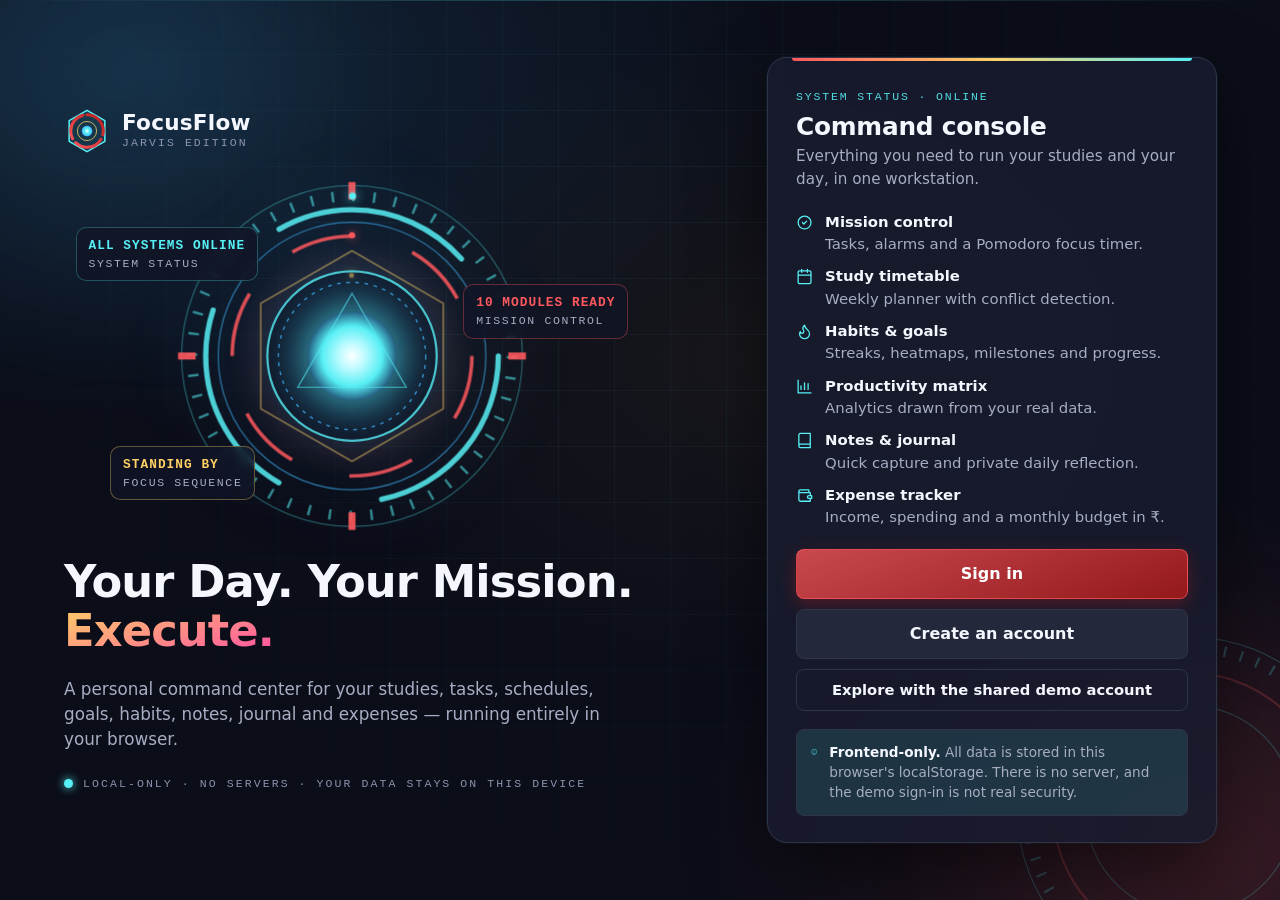
<file: FocusFlow/index.html>
<!DOCTYPE html>
<html lang="en">
<head>
  <meta charset="utf-8">
  <meta name="viewport" content="width=device-width, initial-scale=1">
  <meta name="theme-color" content="#0B0D18">
  <title>FocusFlow — JARVIS Edition · Your Day. Your Mission. Execute.</title>
  <meta name="description" content="FocusFlow is a futuristic personal productivity workstation: tasks, alarms, focus timer, timetable, habits, analytics, goals, notes, journal and expenses — all stored locally in your browser.">
  <link rel="icon" href="assets/icons/favicon.svg" type="image/svg+xml">
  <link rel="stylesheet" href="css/variables.css">
  <link rel="stylesheet" href="css/global.css">
  <link rel="stylesheet" href="css/animations.css">
  <link rel="stylesheet" href="css/auth.css">
</head>
<body class="auth" data-page="index">
  <a class="skip-link" href="#main">Skip to main content</a>
  <noscript><p style="padding:24px">FocusFlow needs JavaScript enabled to run.</p></noscript>

  <div class="auth-layout">
    <section class="auth-hero" id="hero" aria-label="About FocusFlow"></section>

    <main id="main" class="auth-panel">
      <div class="auth-card">
        <p class="eyebrow">System status · Online</p>
        <h2>Command console</h2>
        <p class="lead">Everything you need to run your studies and your day, in one workstation.</p>

        <div id="formMsg" class="notice form-msg" role="alert"></div>

        <ul class="entry-list" id="entryList">
          <li data-icon="check"><span><strong>Mission control</strong>Tasks, alarms and a Pomodoro focus timer.</span></li>
          <li data-icon="calendar"><span><strong>Study timetable</strong>Weekly planner with conflict detection.</span></li>
          <li data-icon="flame"><span><strong>Habits &amp; goals</strong>Streaks, heatmaps, milestones and progress.</span></li>
          <li data-icon="chart"><span><strong>Productivity matrix</strong>Analytics drawn from your real data.</span></li>
          <li data-icon="book"><span><strong>Notes &amp; journal</strong>Quick capture and private daily reflection.</span></li>
          <li data-icon="wallet"><span><strong>Expense tracker</strong>Income, spending and a monthly budget in ₹.</span></li>
        </ul>

        <div class="entry-actions">
          <a class="btn btn-primary btn-lg" href="login.html">Sign in</a>
          <a class="btn btn-lg" href="signup.html">Create an account</a>
          <button class="btn btn-ghost" id="demoBtn" type="button">Explore with the shared demo account</button>
        </div>

        <div class="notice security-note" data-accent="cyan">
          <span id="noteIcon"></span>
          <span><strong>Frontend-only.</strong> All data is stored in this browser's localStorage. There is no server, and the demo sign-in is not real security.</span>
        </div>
      </div>
    </main>
  </div>

  <script src="js/utils.js"></script>
  <script src="js/storage.js"></script>
  <script src="js/ui.js"></script>
  <script src="js/reactor.js"></script>
  <script src="js/auth.js"></script>
  <script src="js/auth-pages.js"></script>
</body>
</html>
</file>
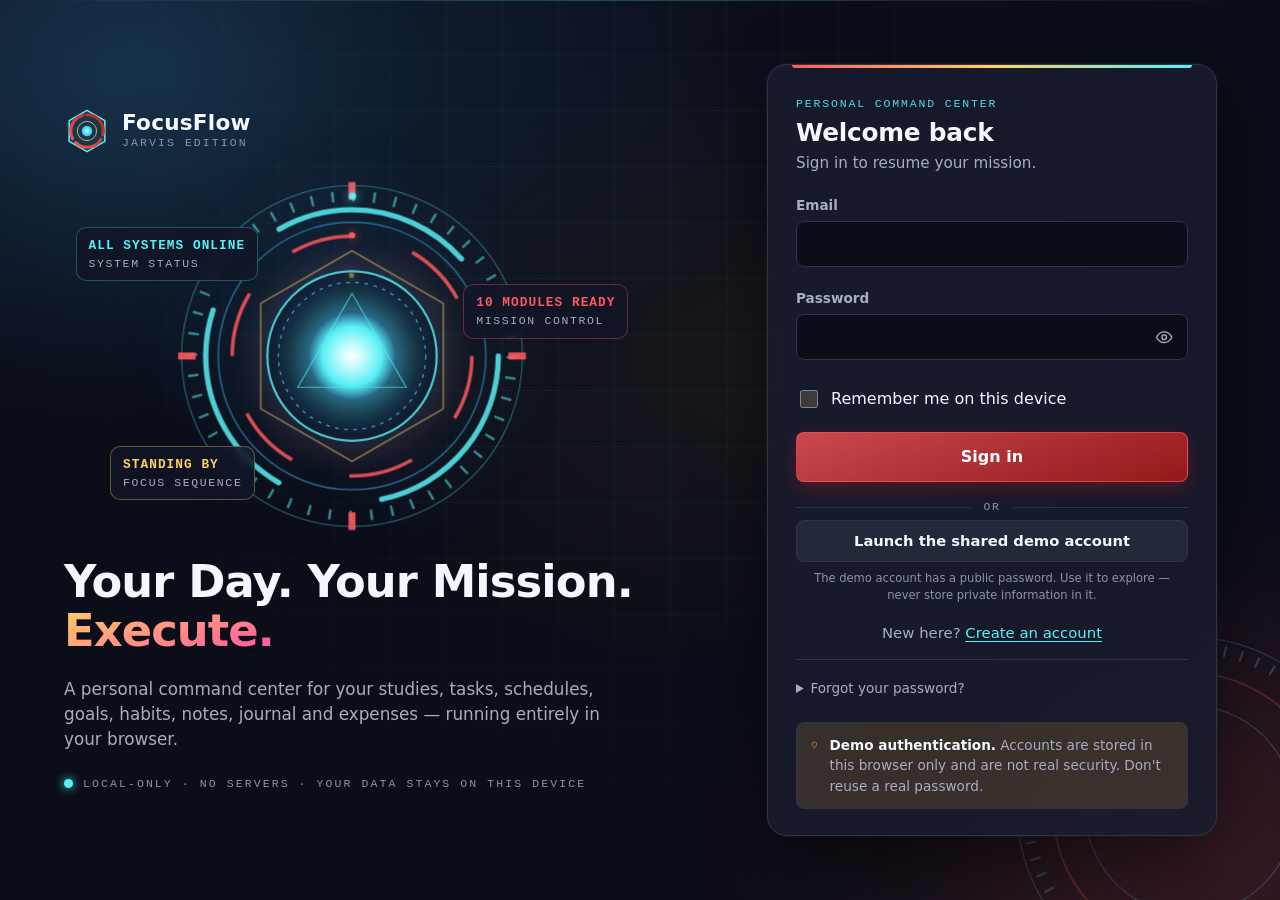
<file: FocusFlow/dashboard.html>
<!DOCTYPE html>
<html lang="en">
<head>
  <meta charset="utf-8">
  <meta name="viewport" content="width=device-width, initial-scale=1">
  <meta name="theme-color" content="#0B0D18">
  <title>Dashboard — FocusFlow · JARVIS Edition</title>
  <meta name="description" content="FocusFlow personal command center.">
  <meta name="robots" content="noindex">
  <link rel="icon" href="assets/icons/favicon.svg" type="image/svg+xml">
  <link rel="stylesheet" href="css/variables.css">
  <link rel="stylesheet" href="css/global.css">
  <link rel="stylesheet" href="css/animations.css">
  <link rel="stylesheet" href="css/dashboard.css">
  <link rel="stylesheet" href="css/modules.css">
  <link rel="stylesheet" href="css/responsive.css">
</head>
<body class="app">
  <a class="skip-link" href="#view">Skip to main content</a>
  <noscript><p style="padding:24px">FocusFlow needs JavaScript enabled to run.</p></noscript>

  <div class="shell" id="shell">
    <aside class="sidebar" id="sidebar" aria-label="Primary">
      <div class="sidebar-brand">
        <span id="brandEmblem" aria-hidden="true"></span>
        <div>
          <div class="brand-name">FocusFlow</div>
          <div class="hud-label">JARVIS Edition</div>
        </div>
      </div>
      <nav aria-label="Main navigation" class="sidebar-nav">
        <ul id="navList"></ul>
      </nav>
      <div class="sidebar-foot">
        <a class="focus-pill" id="focusPill" href="#/timer" hidden>
          <span class="status-dot" aria-hidden="true"></span>
          <span><span class="hud-label" id="focusPillLabel">Focus sequence</span><b class="num" id="focusPillTime">25:00</b></span>
        </a>
        <div class="sys-status"><span class="status-dot" aria-hidden="true"></span><span class="hud-label">System status · Online</span></div>
        <div class="user-card">
          <span class="avatar" id="sideAvatar" aria-hidden="true">?</span>
          <div class="user-meta"><div class="user-name wrap-text" id="sideName">Pilot</div><div class="hud-label">Local profile</div></div>
          <button class="btn btn-ghost btn-icon btn-sm" id="sideLogout" type="button" aria-label="Log out"></button>
        </div>
      </div>
    </aside>
    <div class="scrim" id="scrim" hidden></div>

    <div class="main-col">
      <header class="topbar">
        <button class="btn btn-ghost btn-icon menu-btn" id="menuBtn" type="button" aria-label="Open navigation" aria-expanded="false" aria-controls="sidebar"></button>
        <div class="topbar-title">
          <span class="hud-label" id="crumb">Mission control</span>
          <h1 id="pageTitle">Dashboard</h1>
        </div>
        <div class="topbar-actions">
          <button class="btn btn-primary btn-sm" id="quickAdd" type="button"><span id="quickAddIcon"></span><span class="qa-text">Quick task</span></button>

          <div class="menu-anchor">
            <button class="btn btn-ghost btn-icon bell-btn" id="bellBtn" type="button" aria-haspopup="true" aria-expanded="false" aria-controls="bellMenu" aria-label="Notifications">
              <span id="bellIcon"></span><span class="bell-count" id="bellCount" hidden>0</span>
            </button>
            <div class="popover" id="bellMenu" hidden>
              <div class="popover-head"><b>Alerts</b><span class="hud-label">Mission control</span></div>
              <div id="bellList"></div>
            </div>
          </div>

          <div class="menu-anchor">
            <button class="profile-btn" id="profileBtn" type="button" aria-haspopup="true" aria-expanded="false" aria-controls="profileMenu">
              <span class="avatar" id="topAvatar" aria-hidden="true">?</span>
              <span class="profile-name wrap-text" id="topName">Pilot</span>
            </button>
            <div class="popover menu" id="profileMenu" hidden>
              <div class="popover-head"><b id="menuName">Pilot</b><span class="hud-label" id="menuEmail"></span></div>
              <a class="menu-item" href="#/settings" id="menuSettings"></a>
              <label class="menu-item menu-check" for="menuMotion"><input type="checkbox" id="menuMotion"> <span>Reduce motion</span></label>
              <button class="menu-item danger" id="menuLogout" type="button"></button>
            </div>
          </div>
        </div>
      </header>

      <main id="view" tabindex="-1"></main>
    </div>
  </div>

  <!-- Core -->
  <script src="js/utils.js"></script>
  <script src="js/storage.js"></script>
  <script src="js/ui.js"></script>
  <script src="js/services.js"></script>
  <script src="js/charts.js"></script>
  <script src="js/reactor.js"></script>
  <script src="js/auth.js"></script>
  <script src="js/app.js"></script>
  <!-- Feature modules (each registers its own view) -->
  <script src="js/tasks.js"></script>
  <script src="js/reminders.js"></script>
  <script src="js/timer.js"></script>
  <script src="js/timetable.js"></script>
  <script src="js/habits.js"></script>
  <script src="js/analytics.js"></script>
  <script src="js/goals.js"></script>
  <script src="js/notes.js"></script>
  <script src="js/journal.js"></script>
  <script src="js/expenses.js"></script>
  <script src="js/sample.js"></script>
  <script src="js/settings.js"></script>
  <script src="js/dashboard.js"></script>
  <script>FF.start();</script>
</body>
</html>
</file>
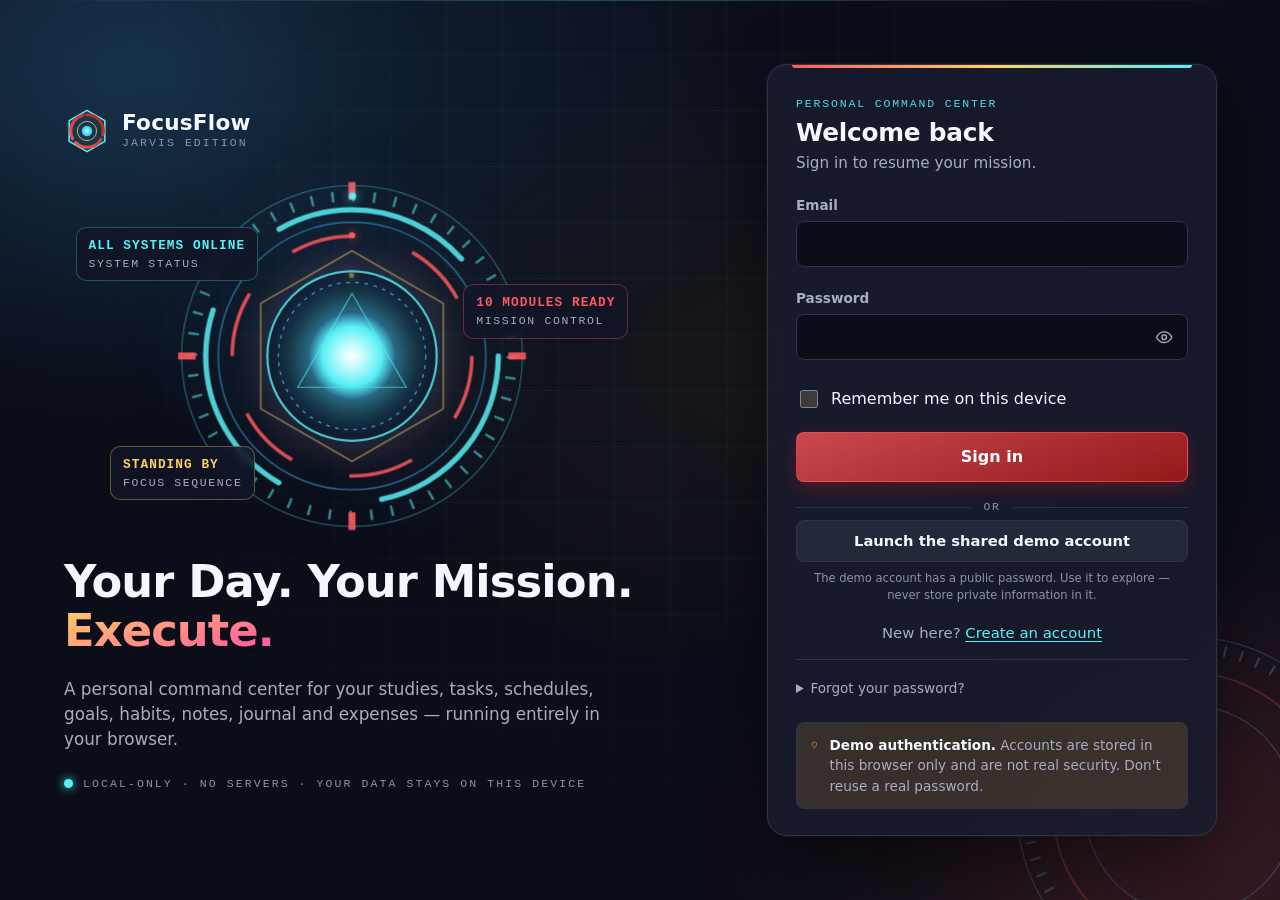
<file: FocusFlow/login.html>
<!DOCTYPE html>
<html lang="en">
<head>
  <meta charset="utf-8">
  <meta name="viewport" content="width=device-width, initial-scale=1">
  <meta name="theme-color" content="#0B0D18">
  <title>Sign in — FocusFlow · JARVIS Edition</title>
  <meta name="description" content="Sign in to FocusFlow, your personal productivity command center.">
  <link rel="icon" href="assets/icons/favicon.svg" type="image/svg+xml">
  <link rel="stylesheet" href="css/variables.css">
  <link rel="stylesheet" href="css/global.css">
  <link rel="stylesheet" href="css/animations.css">
  <link rel="stylesheet" href="css/auth.css">
</head>
<body class="auth" data-page="login">
  <a class="skip-link" href="#main">Skip to sign-in form</a>
  <noscript><p style="padding:24px">FocusFlow needs JavaScript enabled to run.</p></noscript>

  <div class="auth-layout">
    <section class="auth-hero" id="hero" aria-label="About FocusFlow"></section>

    <main id="main" class="auth-panel">
      <div class="auth-card">
        <p class="eyebrow">Personal command center</p>
        <h2>Welcome back</h2>
        <p class="lead">Sign in to resume your mission.</p>

        <div id="formMsg" class="notice form-msg" role="alert"></div>

        <form id="loginForm" class="auth-form" novalidate>
          <div class="field">
            <label for="email">Email</label>
            <input id="email" name="email" type="email" autocomplete="email" inputmode="email" required aria-describedby="email-err">
            <div class="field-error" id="email-err" aria-live="polite"></div>
          </div>

          <div class="field">
            <label for="password">Password</label>
            <div class="pw-wrap">
              <input id="password" name="password" type="password" autocomplete="current-password" required aria-describedby="password-err">
              <button type="button" class="pw-toggle" data-toggle="password" aria-label="Show password" aria-pressed="false"></button>
            </div>
            <div class="field-error" id="password-err" aria-live="polite"></div>
          </div>

          <label class="check" for="remember"><input id="remember" type="checkbox"> Remember me on this device</label>

          <button class="btn btn-primary btn-lg btn-block" type="submit" id="submitBtn">Sign in</button>
        </form>

        <div class="divider" style="margin-top:16px">or</div>
        <button class="btn btn-block" id="demoBtn" type="button">Launch the shared demo account</button>
        <p class="demo-note" style="margin-top:8px">The demo account has a public password. Use it to explore — never store private information in it.</p>

        <p class="auth-alt">New here? <a href="signup.html">Create an account</a></p>

        <details class="forgot">
          <summary>Forgot your password?</summary>
          <p>FocusFlow has no server, so it cannot email you a reset link. Your demo accounts exist only in this browser. You can either create a new account with a different email, or wipe every FocusFlow account and all of its data from this browser and start fresh.</p>
          <button type="button" class="btn btn-danger btn-sm" id="resetBtn">Reset all local demo data</button>
        </details>

        <div class="notice security-note" data-accent="flame">
          <span id="noteIcon"></span>
          <span><strong>Demo authentication.</strong> Accounts are stored in this browser only and are not real security. Don't reuse a real password.</span>
        </div>
      </div>
    </main>
  </div>

  <script src="js/utils.js"></script>
  <script src="js/storage.js"></script>
  <script src="js/ui.js"></script>
  <script src="js/reactor.js"></script>
  <script src="js/auth.js"></script>
  <script src="js/auth-pages.js"></script>
</body>
</html>
</file>
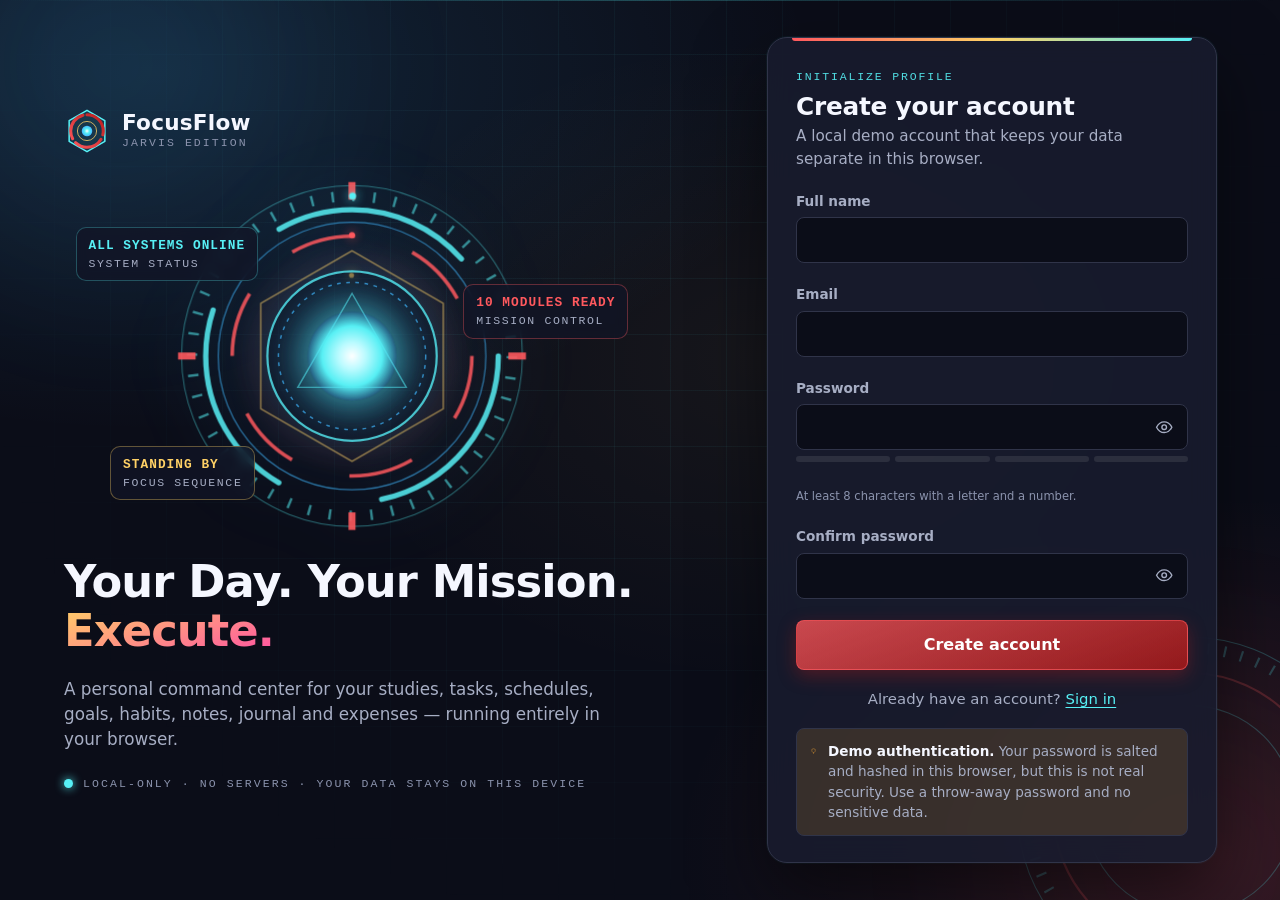
<file: FocusFlow/signup.html>
<!DOCTYPE html>
<html lang="en">
<head>
  <meta charset="utf-8">
  <meta name="viewport" content="width=device-width, initial-scale=1">
  <meta name="theme-color" content="#0B0D18">
  <title>Create account — FocusFlow · JARVIS Edition</title>
  <meta name="description" content="Create a local demo account for FocusFlow, your personal productivity command center.">
  <link rel="icon" href="assets/icons/favicon.svg" type="image/svg+xml">
  <link rel="stylesheet" href="css/variables.css">
  <link rel="stylesheet" href="css/global.css">
  <link rel="stylesheet" href="css/animations.css">
  <link rel="stylesheet" href="css/auth.css">
</head>
<body class="auth" data-page="signup">
  <a class="skip-link" href="#main">Skip to sign-up form</a>
  <noscript><p style="padding:24px">FocusFlow needs JavaScript enabled to run.</p></noscript>

  <div class="auth-layout">
    <section class="auth-hero" id="hero" aria-label="About FocusFlow"></section>

    <main id="main" class="auth-panel">
      <div class="auth-card">
        <p class="eyebrow">Initialize profile</p>
        <h2>Create your account</h2>
        <p class="lead">A local demo account that keeps your data separate in this browser.</p>

        <div id="formMsg" class="notice form-msg" role="alert"></div>

        <form id="signupForm" class="auth-form" novalidate>
          <div class="field">
            <label for="name">Full name</label>
            <input id="name" name="name" type="text" autocomplete="name" maxlength="60" required aria-describedby="name-err">
            <div class="field-error" id="name-err" aria-live="polite"></div>
          </div>

          <div class="field">
            <label for="email">Email</label>
            <input id="email" name="email" type="email" autocomplete="email" inputmode="email" required aria-describedby="email-err">
            <div class="field-error" id="email-err" aria-live="polite"></div>
          </div>

          <div class="field">
            <label for="password">Password</label>
            <div class="pw-wrap">
              <input id="password" name="password" type="password" autocomplete="new-password" required aria-describedby="password-err pw-strength-text">
              <button type="button" class="pw-toggle" data-toggle="password" aria-label="Show password" aria-pressed="false"></button>
            </div>
            <div class="strength" id="strength" data-score="-1">
              <div class="strength-bars" aria-hidden="true"><i></i><i></i><i></i><i></i></div>
              <div class="strength-text" id="pw-strength-text" aria-live="polite"></div>
            </div>
            <div class="field-hint">At least 8 characters with a letter and a number.</div>
            <div class="field-error" id="password-err" aria-live="polite"></div>
          </div>

          <div class="field">
            <label for="confirm">Confirm password</label>
            <div class="pw-wrap">
              <input id="confirm" name="confirm" type="password" autocomplete="new-password" required aria-describedby="confirm-err">
              <button type="button" class="pw-toggle" data-toggle="confirm" aria-label="Show confirmation password" aria-pressed="false"></button>
            </div>
            <div class="field-error" id="confirm-err" aria-live="polite"></div>
          </div>

          <button class="btn btn-primary btn-lg btn-block" type="submit" id="submitBtn">Create account</button>
        </form>

        <p class="auth-alt">Already have an account? <a href="login.html">Sign in</a></p>

        <div class="notice security-note" data-accent="flame">
          <span id="noteIcon"></span>
          <span><strong>Demo authentication.</strong> Your password is salted and hashed in this browser, but this is not real security. Use a throw-away password and no sensitive data.</span>
        </div>
      </div>
    </main>
  </div>

  <script src="js/utils.js"></script>
  <script src="js/storage.js"></script>
  <script src="js/ui.js"></script>
  <script src="js/reactor.js"></script>
  <script src="js/auth.js"></script>
  <script src="js/auth-pages.js"></script>
</body>
</html>
</file>
<file: FocusFlow/css/variables.css>
/* ==========================================================================
   FocusFlow — JARVIS Edition · Design tokens
   All colors, gradients, spacing and motion values live here.
   ========================================================================== */

:root {
  color-scheme: dark;

  /* ---- Base surfaces ---- */
  --bg-main: #0B0D18;
  --bg-sidebar: #121426;
  --bg-card: #191C2E;
  --bg-elevated: #24283B;
  --border-color: #303449;
  --text-primary: #F5F7FF;
  --text-secondary: #A7AEC4;
  --text-muted: #8B93AD;

  /* ---- Gradient tokens ---- */
  --gradient-iron-red: linear-gradient(160deg, #FF595E, #B91C1C);
  --gradient-gold-pink: linear-gradient(160deg, #FFD166, #FF4FA3);
  --gradient-reactor-teal: linear-gradient(160deg, #55E6C1, #159A91);
  --gradient-stark-blue: linear-gradient(160deg, #45B7D8, #25256E);
  --gradient-arc-blue: linear-gradient(160deg, #B4DCFF, #628BFF);
  --gradient-cyber-violet: linear-gradient(160deg, #9747FF, #FF4FA3);
  --gradient-progress-green: linear-gradient(160deg, #35C66F, #E5F45B);
  --gradient-armor-gold: linear-gradient(160deg, #FFD447, #FF984D);
  --gradient-alert-flame: linear-gradient(160deg, #FFAD33, #F01414);
  --gradient-energy-cyan: linear-gradient(160deg, #57F0F5, #42B8FF);

  /* ---- Solid accent colors (text / icons / strokes on dark surfaces) ---- */
  --accent-red: #FF595E;
  --accent-gold: #FFD166;
  --accent-pink: #FF4FA3;
  --accent-teal: #55E6C1;
  --accent-blue: #45B7D8;
  --accent-arc: #B4DCFF;
  --accent-violet: #B27CFF;
  --accent-green: #35C66F;
  --accent-armor: #FFD447;
  --accent-flame: #FFAD33;
  --accent-cyan: #57F0F5;

  /* ---- Semantic colors ---- */
  --success: #34D399;
  --warning: #FBBF24;
  --danger: #F87171;
  --info: #20D9F5;

  /* ---- Foreground used on LIGHT gradients ---- */
  --on-light: #0B0D18;
  --on-dark: #FFFFFF;

  /* ---- Primary button: Iron Red with a dark overlay to keep white text AA-readable ---- */
  --btn-primary-bg: linear-gradient(rgba(11, 13, 24, .22), rgba(11, 13, 24, .22)), var(--gradient-iron-red);

  /* ---- Typography ---- */
  --font-sans: "Segoe UI", system-ui, -apple-system, "Inter", Roboto, "Helvetica Neue", Arial, sans-serif;
  --font-mono: ui-monospace, "Cascadia Code", "SF Mono", Menlo, Consolas, "Liberation Mono", monospace;
  --fs-xs: .72rem;
  --fs-sm: .85rem;
  --fs-md: 1rem;
  --fs-lg: clamp(1.1rem, 1rem + .5vw, 1.3rem);
  --fs-xl: clamp(1.4rem, 1.1rem + 1.2vw, 2rem);
  --fs-2xl: clamp(1.8rem, 1.3rem + 2vw, 2.8rem);

  /* ---- Shape & elevation ---- */
  --radius-sm: 8px;
  --radius-md: 14px;
  --radius-lg: 20px;
  --shadow-card: 0 10px 30px rgba(0, 0, 0, .35);
  --shadow-hover: 0 18px 40px rgba(0, 0, 0, .45);
  --glow-cyan: 0 0 24px rgba(87, 240, 245, .22);
  --glow-red: 0 0 24px rgba(255, 89, 94, .28);
  --focus-ring: 0 0 0 3px rgba(87, 240, 245, .6);

  /* ---- Layout ---- */
  --sidebar-w: 264px;
  --topbar-h: 64px;
  --content-max: 1480px;
  --gap: 16px;

  /* ---- Motion ---- */
  --ease: cubic-bezier(.22, .8, .3, 1);
  --dur-fast: .15s;
  --dur: .28s;
}

/* ---- Accent theming: any element with data-accent exposes --acc / --acc-solid / --acc-tint ---- */
[data-accent="red"]    { --acc: var(--gradient-iron-red);      --acc-solid: var(--accent-red);    --acc-tint: rgba(255, 89, 94, .14); }
[data-accent="gold"]   { --acc: var(--gradient-gold-pink);     --acc-solid: var(--accent-gold);   --acc-tint: rgba(255, 209, 102, .13); }
[data-accent="teal"]   { --acc: var(--gradient-reactor-teal);  --acc-solid: var(--accent-teal);   --acc-tint: rgba(85, 230, 193, .13); }
[data-accent="blue"]   { --acc: var(--gradient-stark-blue);    --acc-solid: var(--accent-blue);   --acc-tint: rgba(69, 183, 216, .14); }
[data-accent="arc"]    { --acc: var(--gradient-arc-blue);      --acc-solid: var(--accent-arc);    --acc-tint: rgba(180, 220, 255, .12); }
[data-accent="violet"] { --acc: var(--gradient-cyber-violet);  --acc-solid: var(--accent-violet); --acc-tint: rgba(151, 71, 255, .16); }
[data-accent="green"]  { --acc: var(--gradient-progress-green);--acc-solid: var(--accent-green);  --acc-tint: rgba(53, 198, 111, .13); }
[data-accent="armor"]  { --acc: var(--gradient-armor-gold);    --acc-solid: var(--accent-armor);  --acc-tint: rgba(255, 212, 71, .12); }
[data-accent="flame"]  { --acc: var(--gradient-alert-flame);   --acc-solid: var(--accent-flame);  --acc-tint: rgba(255, 173, 51, .14); }
[data-accent="cyan"]   { --acc: var(--gradient-energy-cyan);   --acc-solid: var(--accent-cyan);   --acc-tint: rgba(87, 240, 245, .12); }
</file>
<file: FocusFlow/css/global.css>
/* ==========================================================================
   FocusFlow — JARVIS Edition · Global styles & shared components
   ========================================================================== */

*, *::before, *::after { box-sizing: border-box; }

html { -webkit-text-size-adjust: 100%; scroll-behavior: smooth; }

body {
  margin: 0;
  min-height: 100vh;
  background: var(--bg-main);
  color: var(--text-primary);
  font-family: var(--font-sans);
  font-size: var(--fs-md);
  line-height: 1.5;
  overflow-x: hidden;
  -webkit-font-smoothing: antialiased;
}

h1, h2, h3, h4 { margin: 0; line-height: 1.2; font-weight: 650; letter-spacing: -.01em; }
h1 { font-size: var(--fs-xl); }
h2 { font-size: var(--fs-lg); }
h3 { font-size: 1.02rem; }
p { margin: 0; }
a { color: var(--accent-cyan); text-underline-offset: 3px; }
a:hover { color: #fff; }
img, svg { max-width: 100%; }
button, input, select, textarea { font: inherit; color: inherit; }
ul, ol { margin: 0; padding: 0; list-style: none; }
[hidden] { display: none !important; }
code, kbd { font-family: var(--font-mono); font-size: .9em; background: var(--bg-elevated); padding: .1em .4em; border-radius: 6px; }

/* ---- Accessibility helpers ---- */
.sr-only {
  position: absolute; width: 1px; height: 1px; padding: 0; margin: -1px;
  overflow: hidden; clip: rect(0, 0, 0, 0); white-space: nowrap; border: 0;
}
.skip-link {
  position: fixed; left: 12px; top: -60px; z-index: 2000;
  background: var(--bg-elevated); color: #fff; padding: 10px 16px; border-radius: var(--radius-sm);
  transition: top var(--dur-fast);
}
.skip-link:focus { top: 12px; }
:focus-visible { outline: 2px solid var(--accent-cyan); outline-offset: 2px; box-shadow: var(--focus-ring); }
:focus:not(:focus-visible) { outline: none; }

/* ---- Utilities ---- */
.row { display: flex; align-items: center; gap: 10px; flex-wrap: wrap; }
.stack { display: grid; gap: 12px; }
.spread { display: flex; align-items: center; justify-content: space-between; gap: 12px; flex-wrap: wrap; }
.grow { flex: 1 1 0; min-width: 0; }
.muted { color: var(--text-secondary); }
.small { font-size: var(--fs-sm); }
.mono { font-family: var(--font-mono); }
.nowrap { white-space: nowrap; }
.wrap-text { overflow-wrap: anywhere; word-break: break-word; }
.num { font-variant-numeric: tabular-nums; }
.eyebrow {
  font-family: var(--font-mono); font-size: var(--fs-xs); letter-spacing: .16em;
  text-transform: uppercase; color: var(--accent-cyan); opacity: .9;
}

/* ---- Buttons ---- */
.btn {
  --btn-bg: var(--bg-elevated);
  display: inline-flex; align-items: center; justify-content: center; gap: 8px;
  min-height: 42px; padding: 0 18px; border-radius: var(--radius-sm);
  border: 1px solid var(--border-color); background: var(--btn-bg); color: var(--text-primary);
  font-weight: 600; font-size: .92rem; cursor: pointer; text-decoration: none;
  transition: transform var(--dur-fast) var(--ease), border-color var(--dur-fast), box-shadow var(--dur-fast), filter var(--dur-fast);
  -webkit-tap-highlight-color: transparent;
}
.btn:hover { border-color: #4a5073; filter: brightness(1.1); color: #fff; }
.btn:active { transform: translateY(1px) scale(.99); }
.btn[disabled], .btn[aria-disabled="true"] { opacity: .5; cursor: not-allowed; pointer-events: none; }
.btn-primary { background: var(--btn-primary-bg); border-color: rgba(255, 89, 94, .6); color: #fff; box-shadow: 0 6px 18px rgba(185, 28, 28, .35); }
.btn-primary:hover { box-shadow: var(--glow-red), 0 6px 18px rgba(185, 28, 28, .4); border-color: #FF8A8E; }
.btn-ghost { background: transparent; }
.btn-teal { background: var(--gradient-reactor-teal); color: var(--on-light); border-color: transparent; }
.btn-danger { background: rgba(248, 113, 113, .12); border-color: rgba(248, 113, 113, .5); color: #FFB4B4; }
.btn-danger:hover { background: rgba(248, 113, 113, .22); color: #fff; }
.btn-sm { min-height: 34px; padding: 0 12px; font-size: .84rem; }
.btn-lg { min-height: 50px; padding: 0 26px; font-size: 1rem; }
.btn-block { width: 100%; }
.btn-icon { width: 42px; padding: 0; flex: none; }
.btn-icon.btn-sm { width: 34px; }
.icon { width: 1.15em; height: 1.15em; flex: none; stroke: currentColor; fill: none; stroke-width: 1.8; stroke-linecap: round; stroke-linejoin: round; }

/* ---- Forms ---- */
.field { display: grid; gap: 6px; min-width: 0; }
.field > label, .field-label { font-size: var(--fs-sm); font-weight: 600; color: var(--text-secondary); }
.field .req { color: var(--accent-red); margin-left: 2px; }
input[type="text"], input[type="email"], input[type="password"], input[type="number"],
input[type="date"], input[type="time"], input[type="search"], input[type="month"], select, textarea {
  width: 100%; min-height: 44px; padding: 10px 12px;
  background: var(--bg-main); border: 1px solid var(--border-color); border-radius: var(--radius-sm);
  color: var(--text-primary); transition: border-color var(--dur-fast), box-shadow var(--dur-fast);
}
textarea { min-height: 96px; resize: vertical; line-height: 1.5; }
input::placeholder, textarea::placeholder { color: #6c7491; }
input:hover, select:hover, textarea:hover { border-color: #46506f; }
input:focus, select:focus, textarea:focus { border-color: var(--accent-cyan); outline: none; box-shadow: var(--focus-ring); }
input[aria-invalid="true"], select[aria-invalid="true"], textarea[aria-invalid="true"] { border-color: var(--danger); }
.field-error { color: #FFA3A3; font-size: var(--fs-sm); min-height: 0; }
.field-hint { color: var(--text-muted); font-size: var(--fs-xs); }
.form-grid { display: grid; gap: 14px; grid-template-columns: repeat(2, minmax(0, 1fr)); }
.form-grid .span-2 { grid-column: 1 / -1; }
input[type="checkbox"], input[type="radio"] { width: 18px; height: 18px; accent-color: #FF595E; flex: none; }
input[type="range"] { accent-color: var(--accent-cyan); width: 100%; }
.check { display: flex; align-items: center; gap: 10px; min-height: 36px; cursor: pointer; }

/* Switch */
.switch { display: inline-flex; align-items: center; gap: 12px; cursor: pointer; min-height: 40px; }
.switch input { position: absolute; opacity: 0; width: 1px; height: 1px; }
.switch .track { width: 46px; height: 26px; border-radius: 99px; background: var(--bg-elevated); border: 1px solid var(--border-color); position: relative; transition: background var(--dur-fast); flex: none; }
.switch .track::after { content: ""; position: absolute; top: 2px; left: 2px; width: 20px; height: 20px; border-radius: 50%; background: #cfd5ea; transition: transform var(--dur) var(--ease); }
.switch input:checked + .track { background: var(--gradient-reactor-teal); border-color: transparent; }
.switch input:checked + .track::after { transform: translateX(20px); background: #0B0D18; }
.switch input:focus-visible + .track { box-shadow: var(--focus-ring); }

/* ---- Cards & panels ---- */
.card {
  position: relative; background: var(--bg-card); border: 1px solid var(--border-color);
  border-radius: var(--radius-md); padding: 18px; min-width: 0;
  background-image: linear-gradient(180deg, rgba(255, 255, 255, .035), transparent 40%);
  box-shadow: var(--shadow-card);
}
.card-title { display: flex; align-items: center; justify-content: space-between; gap: 10px; margin-bottom: 14px; flex-wrap: wrap; }
.card-title h2, .card-title h3 { font-size: 1.02rem; }
.card[data-accent]::before {
  content: ""; position: absolute; left: 14px; right: 14px; top: 0; height: 3px; border-radius: 0 0 4px 4px;
  background: var(--acc); opacity: .95;
}

/* ---- Badges / chips ---- */
.badge {
  display: inline-flex; align-items: center; gap: 6px; padding: 2px 10px; min-height: 24px;
  border-radius: 99px; font-size: var(--fs-xs); font-weight: 650; letter-spacing: .02em;
  background: var(--acc-tint, var(--bg-elevated)); color: var(--acc-solid, var(--text-secondary));
  border: 1px solid color-mix(in srgb, var(--acc-solid, #fff) 35%, transparent); white-space: nowrap;
}
.badge-solid-light { background: var(--acc); color: var(--on-light); border-color: transparent; }
.dot { width: 9px; height: 9px; border-radius: 50%; background: var(--acc, var(--accent-cyan)); flex: none; display: inline-block; }

/* Priority indicator = gradient stripe + text label (never color alone) */
.prio { display: inline-flex; align-items: center; gap: 7px; font-size: var(--fs-xs); font-weight: 650; text-transform: uppercase; letter-spacing: .08em; color: var(--text-secondary); }
.prio::before { content: ""; width: 10px; height: 18px; border-radius: 3px; background: var(--acc); }

/* ---- Progress bar ---- */
.bar { height: 10px; border-radius: 99px; background: rgba(255, 255, 255, .07); overflow: hidden; }
.bar > i { display: block; height: 100%; width: 0; border-radius: inherit; background: var(--acc, var(--gradient-energy-cyan)); transition: width .7s var(--ease); }

/* ---- Empty states ---- */
.empty { text-align: center; padding: 28px 16px; color: var(--text-secondary); display: grid; gap: 10px; justify-items: center; }
.empty .empty-icon { width: 54px; height: 54px; border-radius: 50%; display: grid; place-items: center; background: var(--acc-tint, rgba(87, 240, 245, .1)); color: var(--acc-solid, var(--accent-cyan)); }
.empty .empty-icon .icon { width: 26px; height: 26px; }
.empty h3 { color: var(--text-primary); }

/* ---- Notices ---- */
.notice { display: flex; gap: 12px; padding: 12px 14px; border-radius: var(--radius-sm); border: 1px solid var(--border-color); background: var(--acc-tint, rgba(87, 240, 245, .08)); font-size: var(--fs-sm); color: var(--text-secondary); }
.notice strong { color: var(--text-primary); }
.notice .icon { color: var(--acc-solid, var(--accent-cyan)); margin-top: 2px; }

/* ---- Tabs / segmented control ---- */
.seg { display: inline-flex; padding: 4px; gap: 4px; background: var(--bg-main); border: 1px solid var(--border-color); border-radius: 12px; flex-wrap: wrap; }
.seg button { min-height: 34px; padding: 0 14px; border-radius: 9px; border: 0; background: transparent; color: var(--text-secondary); font-weight: 600; font-size: .88rem; cursor: pointer; }
.seg button:hover { color: #fff; }
.seg button[aria-pressed="true"], .seg button[aria-selected="true"] { background: var(--bg-elevated); color: #fff; box-shadow: inset 0 0 0 1px #46506f; }

/* ---- Dialog (native <dialog>) ---- */
dialog.modal {
  border: 1px solid #3b4160; border-radius: var(--radius-lg); background: var(--bg-card); color: var(--text-primary);
  padding: 0; width: min(580px, calc(100vw - 24px)); max-height: calc(100dvh - 24px);
  box-shadow: 0 30px 80px rgba(0, 0, 0, .65), var(--glow-cyan); overflow: hidden;
}
dialog.modal[open] { display: flex; flex-direction: column; animation: dialog-in .28s var(--ease); }
dialog.modal::backdrop { background: rgba(5, 6, 14, .72); backdrop-filter: blur(4px); }
.modal-form { display: flex; flex-direction: column; min-height: 0; flex: 1 1 auto; }
.modal-head { display: flex; align-items: center; justify-content: space-between; gap: 12px; padding: 16px 20px; border-bottom: 1px solid var(--border-color); }
.modal-body { padding: 18px 20px; overflow-y: auto; flex: 1 1 auto; }
.modal-foot { display: flex; justify-content: flex-end; gap: 10px; padding: 14px 20px; border-top: 1px solid var(--border-color); flex-wrap: wrap; background: rgba(0, 0, 0, .12); }
dialog.alarm-dialog { border-color: var(--accent-red); box-shadow: 0 30px 80px rgba(0, 0, 0, .7), var(--glow-red); }
dialog.alarm-dialog .modal-head { background: linear-gradient(90deg, rgba(240, 20, 20, .25), transparent); }

/* ---- Toasts ---- */
.toasts { position: fixed; right: 16px; bottom: 16px; z-index: 1500; display: grid; gap: 8px; width: min(380px, calc(100vw - 32px)); pointer-events: none; }
.toast {
  pointer-events: auto; display: flex; gap: 10px; align-items: flex-start; padding: 12px 14px;
  background: var(--bg-elevated); border: 1px solid var(--border-color); border-left: 4px solid var(--accent-cyan);
  border-radius: var(--radius-sm); box-shadow: var(--shadow-hover); animation: toast-in .3s var(--ease);
  font-size: .92rem;
}
.toast.success { border-left-color: var(--success); }
.toast.error { border-left-color: var(--danger); }
.toast.warn { border-left-color: var(--warning); }
.toast .toast-msg { flex: 1; min-width: 0; overflow-wrap: anywhere; }
.toast button { background: none; border: 0; color: var(--text-secondary); cursor: pointer; padding: 0 4px; font-size: 1.1rem; line-height: 1; }

/* ---- Tables ---- */
.table-wrap { overflow-x: auto; -webkit-overflow-scrolling: touch; border-radius: var(--radius-sm); }
table.data { width: 100%; border-collapse: collapse; font-size: var(--fs-sm); min-width: 520px; }
table.data th, table.data td { text-align: left; padding: 10px 12px; border-bottom: 1px solid var(--border-color); }
table.data th { color: var(--text-secondary); font-weight: 600; font-size: var(--fs-xs); text-transform: uppercase; letter-spacing: .08em; }
table.data td.r, table.data th.r { text-align: right; }

/* ---- Keyframes shared across the app ---- */
@keyframes dialog-in { from { opacity: 0; transform: translateY(14px) scale(.98); } to { opacity: 1; transform: none; } }
@keyframes toast-in { from { opacity: 0; transform: translateX(24px); } to { opacity: 1; transform: none; } }
@keyframes fade-up { from { opacity: 0; transform: translateY(12px); } to { opacity: 1; transform: none; } }

/* ---- Typographic polish for the HUD labels ---- */
.hud-label { font-family: var(--font-mono); font-size: var(--fs-xs); letter-spacing: .18em; text-transform: uppercase; color: var(--text-muted); }
</file>
<file: FocusFlow/css/animations.css>
/* ==========================================================================
   FocusFlow — JARVIS Edition · Animations, reactor & HUD background
   Only transform / opacity are animated. Everything honours reduced motion.
   ========================================================================== */

/* ---------------------------------------------------------------- Reactor */
.reactor {
  --size: 220px;
  --spd: 1;
  position: relative; width: var(--size); height: var(--size); flex: none;
  perspective: 900px; user-select: none;
}
.reactor-body { position: absolute; inset: 0; transform-style: preserve-3d; animation: reactor-sway 14s ease-in-out infinite alternate; }
.reactor .ring { position: absolute; inset: 0; width: 100%; height: 100%; overflow: visible; }
.reactor .r1 { transform: translateZ(-22px); animation: spin calc(70s / var(--spd)) linear infinite; }
.reactor .r2 { transform: translateZ(-8px);  animation: spin-rev calc(40s / var(--spd)) linear infinite; }
.reactor .r3 { transform: translateZ(8px);   animation: spin calc(26s / var(--spd)) linear infinite; }
.reactor .r4 { transform: translateZ(20px); }
.reactor .orbit { position: absolute; inset: 6%; border-radius: 50%; transform: translateZ(14px); }
.reactor .orbit i { position: absolute; top: -3px; left: 50%; width: 7px; height: 7px; margin-left: -3.5px; border-radius: 50%; background: var(--accent-cyan); box-shadow: 0 0 10px var(--accent-cyan); }
.reactor .o1 { animation: spin calc(9s / var(--spd)) linear infinite; }
.reactor .o2 { inset: 17%; animation: spin-rev calc(6.5s / var(--spd)) linear infinite; }
.reactor .o2 i { background: var(--accent-red); box-shadow: 0 0 10px var(--accent-red); width: 6px; height: 6px; }
.reactor .o3 { inset: 28%; animation: spin calc(4.5s / var(--spd)) linear infinite; }
.reactor .o3 i { background: var(--accent-gold); box-shadow: 0 0 10px var(--accent-gold); width: 5px; height: 5px; }
.reactor-core {
  position: absolute; left: 50%; top: 50%; width: 24%; height: 24%; margin: -12% 0 0 -12%; border-radius: 50%;
  background: radial-gradient(circle at 50% 50%, #fff 0%, #B9FBFF 22%, var(--accent-cyan) 48%, rgba(66, 184, 255, .35) 72%, transparent 100%);
  box-shadow: 0 0 28px 6px rgba(87, 240, 245, .45), 0 0 70px 16px rgba(66, 184, 255, .22);
  transform: translateZ(30px); animation: core-pulse calc(3.2s / var(--spd)) ease-in-out infinite;
}
.reactor-halo {
  position: absolute; inset: 14%; border-radius: 50%; transform: translateZ(-30px);
  background: radial-gradient(circle, rgba(87, 240, 245, .14), rgba(255, 89, 94, .06) 55%, transparent 70%);
}
.reactor.is-active { --spd: 2.6; }
.reactor.is-active .reactor-core { box-shadow: 0 0 34px 9px rgba(87, 240, 245, .6), 0 0 90px 24px rgba(255, 89, 94, .25); }
.reactor.is-alert .reactor-core { background: radial-gradient(circle, #fff, #FFD0D0 25%, var(--accent-red) 55%, transparent 100%); box-shadow: 0 0 34px 8px rgba(255, 89, 94, .6); }
.reactor.sm { --size: 120px; }
.reactor.xs { --size: 44px; }
.reactor.xs .reactor-body { animation: none; }
.reactor.lg { --size: min(360px, 78vw); }

@keyframes spin { to { rotate: 360deg; } }
@keyframes spin-rev { to { rotate: -360deg; } }
@keyframes core-pulse { 0%, 100% { scale: .92; opacity: .88; } 50% { scale: 1.08; opacity: 1; } }
@keyframes reactor-sway { from { transform: rotateX(14deg) rotateY(-14deg); } to { transform: rotateX(-10deg) rotateY(14deg); } }

/* ----------------------------------------------------------- HUD background */
.hud-bg { position: fixed; inset: 0; z-index: 0; pointer-events: none; overflow: hidden; }
.hud-grid {
  position: absolute; inset: -2px;
  background-image:
    linear-gradient(rgba(87, 240, 245, .05) 1px, transparent 1px),
    linear-gradient(90deg, rgba(87, 240, 245, .05) 1px, transparent 1px);
  background-size: 56px 56px;
  -webkit-mask-image: radial-gradient(ellipse at 50% 30%, #000 20%, transparent 75%);
  mask-image: radial-gradient(ellipse at 50% 30%, #000 20%, transparent 75%);
}
.hud-light { position: absolute; width: 46vmax; height: 46vmax; border-radius: 50%; filter: blur(60px); opacity: .5; }
.hud-light.l1 { left: -14vmax; top: -18vmax; background: radial-gradient(circle, rgba(66, 184, 255, .22), transparent 70%); animation: drift 38s ease-in-out infinite alternate; }
.hud-light.l2 { right: -16vmax; bottom: -20vmax; background: radial-gradient(circle, rgba(255, 89, 94, .16), transparent 70%); animation: drift 46s ease-in-out infinite alternate-reverse; }
.hud-scan { position: absolute; left: 0; right: 0; top: 0; height: 1px; background: linear-gradient(90deg, transparent, rgba(87, 240, 245, .35), transparent); opacity: .5; animation: scan 18s linear infinite; }
.hud-scan.s2 { animation-duration: 27s; animation-delay: -9s; opacity: .3; }
.hud-ring { position: absolute; right: -90px; bottom: -90px; width: 360px; height: 360px; opacity: .22; animation: spin 140s linear infinite; }
.hud-particle { position: absolute; bottom: -10px; width: 3px; height: 3px; border-radius: 50%; background: var(--accent-cyan); box-shadow: 0 0 8px var(--accent-cyan); opacity: 0; animation: rise linear infinite; }
.hud-particle:nth-child(3n) { background: var(--accent-gold); box-shadow: 0 0 8px var(--accent-gold); }
.hud-particle:nth-child(5n) { background: var(--accent-red); box-shadow: 0 0 8px var(--accent-red); }

@keyframes drift { to { transform: translate3d(8vmax, 6vmax, 0); } }
@keyframes scan { from { transform: translateY(-10vh); } to { transform: translateY(110vh); } }
@keyframes rise { 0% { transform: translate3d(0, 0, 0); opacity: 0; } 12% { opacity: .75; } 88% { opacity: .5; } 100% { transform: translate3d(var(--dx, 20px), -105vh, 0); opacity: 0; } }

/* Pause decorative motion while the tab is hidden */
html.page-hidden .hud-bg *, html.page-hidden .reactor * { animation-play-state: paused !important; }

/* ------------------------------------------------------------- 3D tilt cards */
.tilt-card {
  --rx: 0deg; --ry: 0deg; --mx: 50%; --my: 0%;
  transform: perspective(900px) rotateX(var(--rx)) rotateY(var(--ry)) translateY(var(--lift, 0));
  transition: transform .3s var(--ease), box-shadow .3s var(--ease), border-color .3s;
  overflow: hidden;
}
.tilt-card::after {
  content: ""; position: absolute; inset: 0; pointer-events: none; opacity: 0; transition: opacity .3s;
  background: radial-gradient(260px circle at var(--mx) var(--my), rgba(255, 255, 255, .09), transparent 60%);
}
.tilt-card:hover { --lift: -3px; box-shadow: var(--shadow-hover), 0 0 0 1px color-mix(in srgb, var(--acc-solid, #fff) 35%, transparent); }
.tilt-card:hover::after { opacity: 1; }
.tilt-card.is-tilting { transition: transform .06s linear, box-shadow .3s; }

/* ---------------------------------------------------------- Progress rings */
.ring-wrap { position: relative; display: inline-grid; place-items: center; flex: none; }
.ring-wrap svg { transform: rotate(-90deg); display: block; }
.ring-wrap .ring-track { stroke: rgba(255, 255, 255, .08); fill: none; }
.ring-wrap .ring-fill { fill: none; stroke-linecap: round; transition: stroke-dashoffset .9s var(--ease); }
.ring-label { position: absolute; inset: 0; display: grid; place-content: center; text-align: center; line-height: 1.1; }
.ring-label b { font-size: 1.45em; font-variant-numeric: tabular-nums; }
.ring-label span { font-size: .68em; color: var(--text-secondary); font-family: var(--font-mono); letter-spacing: .08em; text-transform: uppercase; }

/* ---------------------------------------------------------- Misc animations */
.fade-up { animation: fade-up .5s var(--ease) both; }
.pulse-red { position: relative; }
.pulse-red::after { content: ""; position: absolute; inset: -2px; border-radius: inherit; border: 2px solid var(--accent-red); opacity: 0; animation: ring-alert 1.4s ease-out infinite; pointer-events: none; }
@keyframes ring-alert { 0% { opacity: .9; transform: scale(1); } 100% { opacity: 0; transform: scale(1.06); } }
.blink { animation: blink 1.2s steps(2, start) infinite; }
@keyframes blink { to { visibility: hidden; } }
.status-dot { width: 9px; height: 9px; border-radius: 50%; background: var(--accent-cyan); box-shadow: 0 0 10px var(--accent-cyan); animation: core-pulse 2.4s ease-in-out infinite; display: inline-block; }

/* ----------------------------------------------------------- Reduced motion */
html[data-motion="reduced"] *, html[data-motion="reduced"] *::before, html[data-motion="reduced"] *::after {
  animation: none !important; transition-duration: .01ms !important; scroll-behavior: auto !important;
}
html[data-motion="reduced"] .reactor-body { transform: rotateX(8deg) rotateY(-8deg); }
html[data-motion="reduced"] .hud-particle, html[data-motion="reduced"] .hud-scan, html[data-motion="reduced"] .hud-light { display: none; }
html[data-motion="reduced"] .tilt-card { transform: none !important; }
html[data-motion="reduced"] .ring-wrap .ring-fill, html[data-motion="reduced"] .bar > i { transition: none !important; }
@media (prefers-reduced-motion: reduce) {
  html:not([data-motion="full"]) *, html:not([data-motion="full"]) *::before, html:not([data-motion="full"]) *::after {
    animation: none !important; transition-duration: .01ms !important; scroll-behavior: auto !important;
  }
  html:not([data-motion="full"]) .hud-particle, html:not([data-motion="full"]) .hud-scan { display: none; }
  html:not([data-motion="full"]) .tilt-card { transform: none !important; }
}
</file>
<file: FocusFlow/css/auth.css>
/* ==========================================================================
   FocusFlow — JARVIS Edition · Entry, login & signup screens
   ========================================================================== */

@media (prefers-reduced-motion: no-preference) {
  @view-transition { navigation: auto; }
}

body.auth { min-height: 100vh; background:
  radial-gradient(1100px 600px at 12% 8%, rgba(66, 184, 255, .14), transparent 60%),
  radial-gradient(900px 600px at 95% 95%, rgba(255, 89, 94, .13), transparent 60%),
  radial-gradient(700px 500px at 60% 40%, rgba(255, 209, 102, .05), transparent 65%),
  var(--bg-main); }

.auth-layout { position: relative; z-index: 1; min-height: 100vh; display: grid; grid-template-columns: minmax(0, 1.1fr) minmax(0, .9fr); }

/* ------------------------------------------------------------------ Hero */
.auth-hero { padding: 40px clamp(24px, 5vw, 76px); display: flex; flex-direction: column; justify-content: center; gap: 22px; min-width: 0; }
.brand { display: flex; align-items: center; gap: 12px; }
.brand-name { font-size: 1.35rem; font-weight: 750; letter-spacing: .01em; line-height: 1.1; }
.hero-stage { position: relative; display: grid; place-items: center; min-height: 360px; perspective: 1100px; }
.hero-stage .reactor { filter: drop-shadow(0 0 30px rgba(66, 184, 255, .25)); }
.hero-chip {
  position: absolute; padding: 8px 12px; border-radius: 10px; background: rgba(18, 20, 38, .75); backdrop-filter: blur(6px);
  border: 1px solid rgba(87, 240, 245, .28); font-family: var(--font-mono); font-size: var(--fs-xs); letter-spacing: .14em; text-transform: uppercase;
  color: var(--text-secondary); animation: float 7s ease-in-out infinite; white-space: nowrap;
}
.hero-chip b { display: block; color: var(--accent-cyan); font-size: .8rem; letter-spacing: .08em; }
.hero-chip.c1 { left: 2%; top: 14%; }
.hero-chip.c2 { right: 2%; top: 30%; animation-delay: -2.4s; border-color: rgba(255, 89, 94, .35); }
.hero-chip.c2 b { color: var(--accent-red); }
.hero-chip.c3 { left: 8%; bottom: 10%; animation-delay: -4.6s; border-color: rgba(255, 209, 102, .35); }
.hero-chip.c3 b { color: var(--accent-gold); }
@keyframes float { 0%, 100% { transform: translateY(0); } 50% { transform: translateY(-9px); } }

.hero-title { font-size: var(--fs-2xl); line-height: 1.08; letter-spacing: -.02em; }
.hero-title .grad { background: var(--gradient-gold-pink); -webkit-background-clip: text; background-clip: text; color: transparent; }
.hero-sub { color: var(--text-secondary); max-width: 56ch; font-size: 1.05rem; }
.status-line { display: flex; align-items: center; gap: 10px; flex-wrap: wrap; }

/* ----------------------------------------------------------------- Panel */
.auth-panel { display: grid; place-items: center; padding: 32px 20px; min-width: 0; }
.auth-card {
  position: relative; width: min(450px, 100%); padding: 30px 28px 26px; border-radius: var(--radius-lg);
  background: rgba(25, 28, 46, .88); backdrop-filter: blur(14px); -webkit-backdrop-filter: blur(14px);
  border: 1px solid var(--border-color); box-shadow: 0 30px 70px rgba(0, 0, 0, .5), 0 0 0 1px rgba(87, 240, 245, .05);
  animation: card-in .6s var(--ease) both; view-transition-name: auth-card;
}
.auth-card::before {
  content: ""; position: absolute; left: 24px; right: 24px; top: 0; height: 3px; border-radius: 0 0 6px 6px;
  background: linear-gradient(90deg, #FF595E, #FFD166 50%, #57F0F5);
}
@keyframes card-in { from { opacity: 0; transform: perspective(900px) translateY(22px) rotateX(8deg); } to { opacity: 1; transform: none; } }
.auth-card h2 { font-size: 1.55rem; margin: 6px 0 4px; }
.auth-card .lead { color: var(--text-secondary); margin-bottom: 20px; font-size: .95rem; }
.auth-form { display: grid; gap: 15px; }
.pw-wrap { position: relative; }
.pw-wrap input { padding-right: 52px; }
.pw-toggle { position: absolute; right: 4px; top: 50%; transform: translateY(-50%); width: 40px; height: 36px; border: 0; background: transparent; color: var(--text-secondary); border-radius: 8px; cursor: pointer; display: grid; place-items: center; }
.pw-toggle:hover { color: #fff; background: rgba(255, 255, 255, .06); }
.strength { display: grid; gap: 6px; }
.strength-bars { display: grid; grid-template-columns: repeat(4, 1fr); gap: 5px; }
.strength-bars i { height: 6px; border-radius: 4px; background: rgba(255, 255, 255, .09); transition: background .3s; }
.strength[data-score="0"] i:nth-child(-n+1) { background: var(--gradient-alert-flame); }
.strength[data-score="1"] i:nth-child(-n+2) { background: var(--gradient-armor-gold); }
.strength[data-score="2"] i:nth-child(-n+3) { background: var(--gradient-armor-gold); }
.strength[data-score="3"] i:nth-child(-n+4) { background: var(--gradient-reactor-teal); }
.strength[data-score="4"] i { background: var(--gradient-progress-green); }
.strength-text { font-size: var(--fs-xs); color: var(--text-secondary); min-height: 1.2em; }
.form-msg { display: none; }
.form-msg.show { display: flex; }
.form-msg.success { --acc-tint: rgba(52, 211, 153, .1); --acc-solid: var(--success); }
.form-msg.error { --acc-tint: rgba(248, 113, 113, .1); --acc-solid: var(--danger); }
.auth-alt { text-align: center; margin-top: 18px; color: var(--text-secondary); font-size: .93rem; }
.divider { display: flex; align-items: center; gap: 12px; color: var(--text-muted); font-size: var(--fs-xs); font-family: var(--font-mono); letter-spacing: .14em; text-transform: uppercase; margin: 4px 0; }
.divider::before, .divider::after { content: ""; height: 1px; flex: 1; background: var(--border-color); }
.demo-note { font-size: var(--fs-xs); color: var(--text-muted); text-align: center; line-height: 1.5; }
.forgot { margin-top: 14px; border-top: 1px solid var(--border-color); padding-top: 12px; font-size: var(--fs-sm); color: var(--text-secondary); }
.forgot summary { cursor: pointer; color: var(--text-secondary); padding: 6px 0; }
.forgot summary:hover { color: #fff; }
.forgot p { margin: 8px 0 12px; }
.security-note { margin-top: 18px; }

/* -------------------------------------------------------------- Entry page */
.entry-list { display: grid; gap: 10px; margin: 6px 0 20px; }
.entry-list li { display: flex; gap: 12px; align-items: flex-start; font-size: .93rem; color: var(--text-secondary); }
.entry-list li .icon { color: var(--accent-cyan); margin-top: 3px; }
.entry-list strong { color: var(--text-primary); display: block; }
.entry-actions { display: grid; gap: 10px; }

/* ------------------------------------------------------------- Responsive */
@media (max-width: 900px) {
  .auth-layout { grid-template-columns: minmax(0, 1fr); min-height: 0; }
  .auth-hero { padding: 24px 20px 4px; gap: 14px; }
  .hero-stage { min-height: 170px; }
  .hero-stage .reactor.lg { --size: 150px; }
  .hero-chip { display: none; }
  .hero-sub { font-size: .95rem; }
  .auth-panel { padding: 12px 14px 32px; }
  .auth-card { padding: 24px 18px 20px; }
}
@media (max-width: 420px) {
  .form-grid { grid-template-columns: minmax(0, 1fr); }
}
</file>
<file: FocusFlow/css/dashboard.css>
/* ==========================================================================
   FocusFlow — JARVIS Edition · Application shell & dashboard overview
   ========================================================================== */

body.app { background:
  radial-gradient(900px 500px at 100% 0%, rgba(66, 184, 255, .07), transparent 60%),
  radial-gradient(800px 500px at 0% 100%, rgba(255, 89, 94, .05), transparent 60%),
  var(--bg-main); }

.shell { position: relative; z-index: 1; display: grid; grid-template-columns: var(--sidebar-w) minmax(0, 1fr); min-height: 100vh; }
.main-col { min-width: 0; display: flex; flex-direction: column; }
#view { width: 100%; max-width: var(--content-max); margin: 0 auto; padding: 24px clamp(14px, 3vw, 32px) 56px; outline: none; flex: 1; }

/* -------------------------------------------------------------- Sidebar */
.sidebar {
  position: sticky; top: 0; height: 100vh; display: flex; flex-direction: column; gap: 14px; z-index: 40;
  background: linear-gradient(180deg, rgba(18, 20, 38, .98), rgba(13, 15, 29, .98)); border-right: 1px solid var(--border-color);
  padding: 18px 14px; overflow-y: auto; overscroll-behavior: contain;
}
.sidebar-brand { display: flex; align-items: center; gap: 12px; padding: 2px 8px 14px; border-bottom: 1px solid var(--border-color); }
.brand-name { font-size: 1.25rem; font-weight: 750; line-height: 1.1; }
.sidebar-nav ul { display: grid; gap: 3px; }
.sidebar-nav a {
  position: relative; display: flex; align-items: center; gap: 12px; min-height: 44px; padding: 0 12px; border-radius: 10px;
  color: var(--text-secondary); text-decoration: none; font-weight: 600; font-size: .93rem; transition: background var(--dur-fast), color var(--dur-fast);
}
.sidebar-nav a .nav-ico { color: var(--acc-solid, var(--accent-cyan)); display: grid; place-items: center; }
.sidebar-nav a:hover { background: rgba(255, 255, 255, .05); color: #fff; }
.sidebar-nav a[aria-current="page"] { background: linear-gradient(90deg, rgba(255, 89, 94, .18), rgba(255, 89, 94, .03)); color: #fff; }
.sidebar-nav a[aria-current="page"]::before {
  content: ""; position: absolute; left: -14px; top: 8px; bottom: 8px; width: 4px; border-radius: 0 4px 4px 0; background: var(--gradient-iron-red);
  box-shadow: 0 0 12px rgba(255, 89, 94, .6);
}
.sidebar-foot { margin-top: auto; display: grid; gap: 12px; padding-top: 12px; border-top: 1px solid var(--border-color); }
.sys-status { display: flex; align-items: center; gap: 9px; padding: 0 8px; }
.focus-pill {
  display: flex; align-items: center; gap: 10px; padding: 10px 12px; border-radius: 12px; text-decoration: none; color: var(--text-primary);
  background: rgba(87, 240, 245, .09); border: 1px solid rgba(87, 240, 245, .3);
}
.focus-pill b { display: block; font-size: 1.15rem; font-family: var(--font-mono); }
.focus-pill .hud-label { display: block; color: var(--accent-cyan); }
.user-card { display: flex; align-items: center; gap: 10px; padding: 10px; border-radius: 12px; background: var(--bg-card); border: 1px solid var(--border-color); }
.user-meta { flex: 1; min-width: 0; }
.user-name { font-weight: 650; font-size: .92rem; line-height: 1.2; }
.avatar { width: 36px; height: 36px; border-radius: 50%; display: grid; place-items: center; flex: none; font-weight: 750; background: var(--gradient-gold-pink); color: var(--on-light); }

.scrim { position: fixed; inset: 0; background: rgba(5, 6, 14, .66); backdrop-filter: blur(2px); z-index: 35; animation: fade-up .2s both; }

/* --------------------------------------------------------------- Topbar */
.topbar {
  position: sticky; top: 0; z-index: 30; min-height: var(--topbar-h); display: flex; align-items: center; gap: 12px;
  padding: 8px clamp(14px, 3vw, 32px); background: rgba(11, 13, 24, .8); backdrop-filter: blur(12px); -webkit-backdrop-filter: blur(12px);
  border-bottom: 1px solid var(--border-color);
}
.menu-btn { display: none; }
.topbar-title { min-width: 0; flex: 1; }
.topbar-title h1 { font-size: 1.25rem; white-space: nowrap; overflow: hidden; text-overflow: ellipsis; }
.topbar-actions { display: flex; align-items: center; gap: 8px; }
.menu-anchor { position: relative; }
.bell-btn { position: relative; }
.bell-count {
  position: absolute; top: -2px; right: -2px; min-width: 18px; height: 18px; padding: 0 4px; border-radius: 99px; font-size: 11px; font-weight: 750;
  display: grid; place-items: center; color: #fff; background: var(--btn-primary-bg); border: 2px solid var(--bg-main);
}
.profile-btn { display: flex; align-items: center; gap: 10px; min-height: 42px; padding: 3px 12px 3px 4px; border-radius: 99px; background: var(--bg-card); border: 1px solid var(--border-color); color: var(--text-primary); cursor: pointer; max-width: 220px; }
.profile-btn:hover { border-color: #4a5073; }
.profile-name { font-weight: 600; font-size: .9rem; white-space: nowrap; overflow: hidden; text-overflow: ellipsis; }
.avatar { font-size: .9rem; }

.popover {
  position: absolute; right: 0; top: calc(100% + 10px); z-index: 80; width: min(340px, calc(100vw - 24px)); max-height: min(70vh, 460px); overflow-y: auto;
  background: var(--bg-elevated); border: 1px solid #3b4160; border-radius: var(--radius-md); box-shadow: var(--shadow-hover), var(--glow-cyan); padding: 6px;
}
.popover.menu { width: min(260px, calc(100vw - 24px)); }
.popover-head { display: flex; flex-direction: column; gap: 2px; padding: 10px 12px 8px; border-bottom: 1px solid var(--border-color); margin-bottom: 4px; }
.popover-empty { padding: 16px 12px; }
.menu-item { display: flex; align-items: center; gap: 10px; width: 100%; min-height: 42px; padding: 0 12px; border-radius: 9px; border: 0; background: none; color: var(--text-primary); text-decoration: none; font-size: .92rem; cursor: pointer; text-align: left; }
.menu-item:hover { background: rgba(255, 255, 255, .07); color: #fff; }
.menu-item.danger { color: #FFB4B4; }
.menu-check { cursor: pointer; }
.alert-item { display: flex; gap: 12px; align-items: flex-start; padding: 10px 12px; border-radius: 9px; color: var(--text-primary); text-decoration: none; }
.alert-item:hover { background: rgba(255, 255, 255, .06); color: #fff; }
.alert-ico { width: 32px; height: 32px; border-radius: 9px; display: grid; place-items: center; flex: none; background: var(--acc-tint); color: var(--acc-solid); }

/* ------------------------------------------------------- Page scaffolding */
.page-head { display: flex; align-items: flex-end; justify-content: space-between; gap: 14px; flex-wrap: wrap; margin-bottom: 18px; }
.page-head p { color: var(--text-secondary); margin-top: 4px; }
.toolbar { display: flex; gap: 10px; flex-wrap: wrap; align-items: center; }
.dash-grid, .grid-12 { display: grid; grid-template-columns: repeat(12, minmax(0, 1fr)); gap: var(--gap); }
.span-3 { grid-column: span 3; } .span-4 { grid-column: span 4; } .span-5 { grid-column: span 5; }
.span-6 { grid-column: span 6; } .span-7 { grid-column: span 7; } .span-8 { grid-column: span 8; } .span-12 { grid-column: 1 / -1; }

/* ------------------------------------------------------------ Dashboard */
.hero-panel {
  display: grid; grid-template-columns: minmax(0, 1fr) auto; gap: 24px; align-items: center; padding: 26px 28px; overflow: hidden;
  background:
    radial-gradient(520px 260px at 90% 50%, rgba(87, 240, 245, .12), transparent 70%),
    radial-gradient(420px 220px at 0% 0%, rgba(255, 89, 94, .1), transparent 70%),
    var(--bg-card);
}
.hero-panel h2 { font-size: var(--fs-xl); margin: 6px 0 4px; }
.hero-panel .date-line { color: var(--text-secondary); }
.hero-clock { text-transform: uppercase; font-family: var(--font-mono); font-size: clamp(2rem, 1.2rem + 2.6vw, 3.1rem); font-weight: 600; letter-spacing: .02em; line-height: 1.05; margin-top: 10px; background: var(--gradient-energy-cyan); -webkit-background-clip: text; background-clip: text; color: transparent; font-variant-numeric: tabular-nums; }
.mission-msg { margin-top: 12px; max-width: 62ch; color: var(--text-secondary); }
.mission-msg strong { color: var(--text-primary); }
.hero-actions { margin-top: 16px; }
.hero-reactor-wrap { display: grid; justify-items: center; gap: 6px; }
.hero-reactor-wrap .reactor { --size: 190px; }

.stat-grid { display: grid; grid-template-columns: repeat(auto-fit, minmax(165px, 1fr)); gap: var(--gap); }
.stat-card { display: grid; gap: 10px; padding: 16px; }
.stat-top { display: flex; align-items: center; justify-content: space-between; gap: 8px; }
.stat-ico { width: 38px; height: 38px; border-radius: 11px; display: grid; place-items: center; background: var(--acc-tint); color: var(--acc-solid); border: 1px solid color-mix(in srgb, var(--acc-solid) 30%, transparent); }
.stat-value { font-size: 1.95rem; font-weight: 750; line-height: 1; font-variant-numeric: tabular-nums; }
.stat-label { color: var(--text-secondary); font-size: var(--fs-sm); }
.stat-sub { color: var(--text-muted); font-size: var(--fs-xs); }

.ring-card { display: grid; justify-items: center; gap: 12px; text-align: center; }
.ring-legend { display: flex; gap: 14px; flex-wrap: wrap; justify-content: center; font-size: var(--fs-sm); color: var(--text-secondary); }

.mini-timer { display: grid; justify-items: center; gap: 14px; }
.mini-timer-top { display: flex; align-items: center; gap: 18px; flex-wrap: wrap; justify-content: center; }
.mini-modes { display: flex; gap: 6px; flex-wrap: wrap; justify-content: center; }
.mini-controls { display: flex; gap: 8px; flex-wrap: wrap; justify-content: center; }

.compact-list { display: grid; gap: 8px; }
.compact-list li { display: flex; align-items: center; gap: 12px; padding: 10px 12px; border-radius: 10px; background: rgba(255, 255, 255, .035); border: 1px solid transparent; min-width: 0; }
.compact-list li:hover { border-color: var(--border-color); }
.compact-time { font-family: var(--font-mono); font-size: var(--fs-sm); color: var(--acc-solid, var(--accent-cyan)); white-space: nowrap; min-width: 66px; }
.compact-main { min-width: 0; flex: 1; }
.compact-main b { display: block; font-weight: 600; font-size: .93rem; overflow-wrap: anywhere; }
.compact-main span { color: var(--text-secondary); font-size: var(--fs-xs); }
.activity-list li { align-items: flex-start; }
.activity-list .dot { margin-top: 6px; }

.quick-note { display: grid; gap: 10px; }
.quick-note textarea { min-height: 84px; }
.onboard { display: grid; grid-template-columns: auto 1fr auto; gap: 18px; align-items: center; padding: 18px 22px; background: linear-gradient(110deg, rgba(87, 240, 245, .09), rgba(255, 209, 102, .07)), var(--bg-card); border-color: rgba(87, 240, 245, .3); }
.onboard h2 { margin-bottom: 4px; }
.onboard p { color: var(--text-secondary); font-size: .93rem; }
.onboard-actions { display: flex; gap: 8px; flex-wrap: wrap; }
.sample-banner { margin-bottom: var(--gap); }
</file>
<file: FocusFlow/css/modules.css>
/* ==========================================================================
   FocusFlow — JARVIS Edition · Feature module styles
   ========================================================================== */

/* ------------------------------------------------------------ Shared bits */
.page-title { font-size: var(--fs-xl); margin-top: 2px; }
.section-h { font-size: .8rem; font-family: var(--font-mono); letter-spacing: .14em; text-transform: uppercase; color: var(--acc-solid, var(--text-secondary)); margin: 4px 0 2px; font-weight: 600; }
.card-grid { display: grid; grid-template-columns: repeat(auto-fill, minmax(min(100%, 320px), 1fr)); gap: var(--gap); align-items: start; }
.card-actions { margin-top: 12px; padding-top: 10px; border-top: 1px solid var(--border-color); gap: 4px; }
.card-actions .btn-icon:first-of-type { margin-left: auto; }
.card h3 { font-size: 1.02rem; }
.inc { color: var(--success); }
.exp { color: #FFB08A; }
.sep { border: 0; border-top: 1px solid var(--border-color); margin: 6px 0; width: 100%; }
.bullets { display: grid; gap: 8px; padding-left: 18px; list-style: disc; color: var(--text-secondary); }
.empty-li { list-style: none; }
.save-status { font-size: var(--fs-xs); font-family: var(--font-mono); color: var(--text-muted); letter-spacing: .04em; }
.save-status[data-kind="dirty"] { color: var(--warning); }
.save-status[data-kind="saved"] { color: var(--success); }
.save-status[data-kind="failed"] { color: var(--danger); }
.stat-link { text-decoration: none; color: inherit; display: grid; }
.stat-link:hover { color: inherit; }

/* Filters bar */
.filters { display: flex; gap: 12px; align-items: center; flex-wrap: wrap; padding: 12px 14px; margin-bottom: 12px; }
.search { position: relative; flex: 1 1 220px; min-width: 0; }
.search .icon { position: absolute; left: 12px; top: 50%; transform: translateY(-50%); color: var(--text-muted); pointer-events: none; }
.search input { padding-left: 38px; }
.filter-selects { display: flex; gap: 8px; flex-wrap: wrap; }
.filter-selects select { width: auto; min-width: 140px; flex: 1 1 140px; }

/* ----------------------------------------------------------------- Tasks */
.task-list { display: grid; gap: 10px; margin-top: 8px; }
.task-item {
  position: relative; display: flex; align-items: flex-start; gap: 14px; padding: 14px 14px 14px 18px; min-width: 0;
  background: var(--bg-card); border: 1px solid var(--border-color); border-radius: var(--radius-md); overflow: hidden;
  transition: border-color var(--dur-fast), transform var(--dur) var(--ease);
}
.task-item::before { content: ""; position: absolute; left: 0; top: 0; bottom: 0; width: 4px; background: var(--acc, var(--accent-cyan)); }
.task-item:hover { border-color: #4a5073; }
.task-item.is-late { border-color: rgba(255, 173, 51, .45); background: linear-gradient(90deg, rgba(240, 20, 20, .08), transparent 40%), var(--bg-card); }
.task-item.is-done .task-title { text-decoration: line-through; color: var(--text-muted); }
.task-item.is-done { opacity: .78; }
.task-check, .habit-check {
  width: 32px; height: 32px; border-radius: 50%; flex: none; display: grid; place-items: center; cursor: pointer;
  border: 2px solid #4a5073; background: transparent; color: transparent; transition: all var(--dur-fast); padding: 0;
}
.task-check:hover, .habit-check:hover { border-color: var(--accent-teal); }
.task-check.on, .habit-check.on { background: var(--gradient-progress-green); border-color: transparent; color: var(--on-light); box-shadow: 0 0 16px rgba(53, 198, 111, .35); }
.habit-check { width: 44px; height: 44px; }
.habit-check.sm { width: 36px; height: 36px; }
.task-check .icon, .habit-check .icon { width: 18px; height: 18px; stroke-width: 2.6; }
.task-body { flex: 1; min-width: 0; display: grid; gap: 4px; }
.task-title { font-weight: 650; }
.task-desc { color: var(--text-secondary); font-size: var(--fs-sm); }
.task-meta { display: flex; align-items: center; gap: 8px; flex-wrap: wrap; margin-top: 4px; }
.task-actions { display: flex; align-items: center; gap: 2px; flex: none; }
.rem-ico { width: 36px; height: 36px; border-radius: 10px; flex: none; display: grid; place-items: center; background: var(--acc-tint); color: var(--acc-solid); }

/* ------------------------------------------------------------- Reminders */
.count-card { display: grid; gap: 6px; align-content: center; min-height: 150px; }
.big-count { font-family: var(--font-mono); font-size: clamp(2rem, 1.2rem + 3vw, 3.4rem); font-weight: 600; line-height: 1.1; background: var(--gradient-alert-flame); -webkit-background-clip: text; background-clip: text; color: transparent; }
.alarm-body { text-align: center; justify-items: center; }
.alarm-ring { display: grid; justify-items: center; gap: 6px; }
.alarm-time { font-family: var(--font-mono); font-size: 2rem; font-weight: 650; color: var(--accent-red); }
dialog.alarm-dialog .reactor { --size: 120px; }

/* ----------------------------------------------------------------- Timer */
.timer-card { display: grid; justify-items: center; gap: 18px; padding: 22px 18px; }
.timer-stage { position: relative; display: grid; place-items: center; width: min(100%, 300px); aspect-ratio: 1; margin: 0 auto; }
.timer-stage .ring-wrap { grid-area: 1 / 1; }
.timer-reactor { grid-area: 1 / 1; pointer-events: none; opacity: .26; z-index: 0; }
.timer-stage .ring-label { z-index: 1; }
.timer-stage .ring-label b { font-family: var(--font-mono); font-size: 2.6em; letter-spacing: .02em; }
.timer-stage .ring-wrap { max-width: 100%; }
.timer-stage .ring-wrap svg { max-width: 100%; height: auto; }
.timer-link { display: grid; grid-template-columns: repeat(2, minmax(0, 1fr)); gap: 12px; width: 100%; }
.mini-timer { display: grid; justify-items: center; gap: 14px; }
.dur-grid { grid-template-columns: repeat(2, minmax(0, 1fr)); margin-bottom: 8px; }
.timer-card .mini-controls { margin-top: 2px; }

/* ------------------------------------------------------------- Timetable */
.week-label { font-weight: 650; min-width: 150px; text-align: center; }
.tt-desktop { overflow-x: auto; }
.tt-head, .tt-body { display: grid; grid-template-columns: 62px repeat(7, minmax(88px, 1fr)); min-width: 700px; }
.tt-dayhead { text-align: center; padding: 8px 4px; border-bottom: 1px solid var(--border-color); display: grid; line-height: 1.25; }
.tt-dayhead span { font-size: var(--fs-xs); color: var(--text-muted); }
.tt-dayhead.is-today b { color: var(--accent-red); }
.tt-dayhead.is-today { background: rgba(255, 89, 94, .07); border-radius: 8px 8px 0 0; }
.tt-body { position: relative; }
.tt-gutter { border-right: 1px solid var(--border-color); }
.tt-hour { font-size: var(--fs-xs); color: var(--text-muted); font-family: var(--font-mono); text-align: right; padding-right: 8px; transform: translateY(-8px); }
.tt-col { position: relative; border-right: 1px solid var(--border-color); background-image: linear-gradient(to bottom, rgba(255, 255, 255, .06) 1px, transparent 1px); }
.tt-col.is-today { background-color: rgba(255, 89, 94, .04); }
.tt-block {
  position: absolute; left: 3px; right: 3px; overflow: hidden; padding: 4px 6px; border-radius: 8px; text-align: left; cursor: pointer; color: var(--text-primary);
  background: var(--acc-tint); border: 1px solid color-mix(in srgb, var(--acc-solid) 45%, transparent); border-left: 4px solid var(--acc-solid);
  display: grid; align-content: start; gap: 1px; font-size: .78rem; line-height: 1.2;
}
.tt-block:hover { filter: brightness(1.25); }
.tt-block span { color: var(--text-secondary); font-size: .7rem; }
.tt-mobile { display: none; }
.tt-days { width: 100%; margin-bottom: 12px; }
.tt-days button { flex: 1 1 0; padding: 0 4px; }

/* ---------------------------------------------------------------- Habits */
.habit-card h3, .goal-card h3 { margin-bottom: 2px; }
.hm-wrap { margin-top: 12px; overflow: hidden; }
.heatmap { display: grid; grid-template-rows: repeat(7, 12px); grid-auto-flow: column; grid-auto-columns: minmax(0, 1fr); gap: 3px; }
.hm { border-radius: 3px; background: rgba(255, 255, 255, .06); display: block; }
.hm.on { background: var(--gradient-progress-green); }
.hm.future { background: transparent; border: 1px dashed rgba(255, 255, 255, .08); }
.hm.now { outline: 1px solid var(--accent-cyan); outline-offset: 1px; }
.habit-card.is-archived { opacity: .7; }
.chips { margin-bottom: 14px; }

/* ----------------------------------------------------------------- Goals */
.goal-top { display: flex; gap: 14px; align-items: center; margin-bottom: 10px; }
.ms-list { display: grid; gap: 2px; margin: 12px 0 6px; }
.ms-list li { display: flex; align-items: center; justify-content: space-between; gap: 6px; }
.ms-list .check { flex: 1; min-width: 0; }
.ms-list .is-done { text-decoration: line-through; color: var(--text-muted); }

/* ---------------------------------------------------------------- Charts */
.chart-box { width: 100%; overflow: hidden; }
.chart { width: 100%; height: auto; display: block; max-height: 260px; }
.chart.donut { width: auto; max-width: 100%; }
.chart-grid { stroke: rgba(255, 255, 255, .09); stroke-width: 1; stroke-dasharray: 3 4; }
.chart-text { fill: var(--text-secondary); font-size: 11px; font-family: var(--font-sans); }
.chart-val { fill: var(--text-primary); font-size: 10px; font-weight: 600; }
.chart-zero { fill: rgba(255, 255, 255, .12); }
.donut-main { fill: var(--text-primary); font-size: 17px; font-weight: 700; font-family: var(--font-sans); }
.chart-summary { margin-top: 10px; }
.chart-table { margin-top: 8px; font-size: var(--fs-sm); }
.chart-table summary { cursor: pointer; color: var(--accent-cyan); padding: 6px 0; }
.chart-table table { min-width: 0; }
.donut-row { display: flex; gap: 20px; align-items: center; flex-wrap: wrap; justify-content: center; }
.legend-list { display: grid; gap: 8px; flex: 1 1 220px; min-width: 0; }
.legend-list li { display: flex; align-items: center; gap: 10px; font-size: .92rem; }

/* ----------------------------------------------------------------- Notes */
.notes-layout { display: grid; grid-template-columns: minmax(0, 1fr); gap: var(--gap); align-items: start; }
.notes-layout.is-editing { grid-template-columns: minmax(0, 1fr) minmax(0, 1.25fr); }
.notes-layout.is-editing .notes-grid { grid-template-columns: minmax(0, 1fr); }
.note-card { cursor: pointer; display: grid; gap: 10px; }
.note-card.is-open { border-color: var(--accent-violet); }
.note-snippet { color: var(--text-secondary); font-size: var(--fs-sm); display: -webkit-box; -webkit-line-clamp: 4; -webkit-box-orient: vertical; overflow: hidden; white-space: pre-line; min-height: 1.4em; }
.card-hit { position: absolute; inset: 0; background: transparent; border: 0; cursor: pointer; border-radius: inherit; z-index: 2; }
.card-hit:focus-visible { outline: 2px solid var(--accent-cyan); outline-offset: -2px; }
.pin-ico { color: var(--accent-gold); }
.note-editor { display: grid; gap: 12px; position: sticky; top: calc(var(--topbar-h) + 12px); }
.note-editor input[name="title"] { font-size: 1.15rem; font-weight: 650; }
.note-editor textarea { min-height: 280px; }
.back-btn { display: none; }

/* --------------------------------------------------------------- Journal */
.cal-head { margin-bottom: 10px; }
.cal-grid { display: grid; grid-template-columns: repeat(7, minmax(0, 1fr)); gap: 4px; }
.cal-dow { text-align: center; font-size: var(--fs-xs); color: var(--text-muted); font-family: var(--font-mono); padding: 2px 0 4px; }
.cal-day { position: relative; aspect-ratio: 1; min-height: 36px; border-radius: 9px; border: 1px solid transparent; background: rgba(255, 255, 255, .04); color: var(--text-primary); cursor: pointer; display: grid; place-items: center; font-size: .9rem; }
.cal-day:hover:not(:disabled) { border-color: #4a5073; }
.cal-day:disabled { opacity: .35; cursor: default; }
.cal-day.today { border-color: var(--accent-cyan); }
.cal-day.sel { background: var(--gradient-cyber-violet); color: #fff; font-weight: 700; }
.cal-dot { position: absolute; bottom: 4px; left: 50%; width: 5px; height: 5px; margin-left: -2.5px; border-radius: 50%; background: var(--accent-violet); }
.cal-day.sel .cal-dot { background: #fff; }
.mood-row { display: flex; gap: 8px; flex-wrap: wrap; }
.mood-btn { display: grid; justify-items: center; gap: 2px; min-width: 62px; padding: 8px 10px; border-radius: 12px; border: 1px solid var(--border-color); background: var(--bg-main); cursor: pointer; font-size: 1.4rem; line-height: 1.1; color: var(--text-primary); }
.mood-btn small { font-size: var(--fs-xs); color: var(--text-secondary); }
.mood-btn[aria-checked="true"] { border-color: var(--accent-violet); background: rgba(151, 71, 255, .18); }
.mood-line { display: grid; grid-template-columns: 24px 56px 1fr 28px; align-items: center; gap: 8px; margin-top: 6px; }

/* -------------------------------------------------------------- Expenses */
.month-nav { margin-bottom: 14px; }
.txn-list { display: grid; gap: 8px; margin-top: 8px; }
.txn { display: flex; align-items: center; gap: 14px; padding: 12px 14px; background: var(--bg-card); border: 1px solid var(--border-color); border-radius: var(--radius-md); min-width: 0; }
.txn-ico { width: 38px; height: 38px; border-radius: 11px; display: grid; place-items: center; flex: none; background: var(--acc-tint); color: var(--acc-solid); }
.txn-main { flex: 1; min-width: 0; display: grid; }
.txn-amt { font-size: 1.05rem; white-space: nowrap; }
.stat-grid .card.span-2 { grid-column: span 2; }

/* ---------------------------------------------------------------- Dialog */
.alarm-dialog .modal-foot .btn-primary { order: 5; }
</file>
<file: FocusFlow/css/responsive.css>
/* ==========================================================================
   FocusFlow — JARVIS Edition · Responsive rules
   Breakpoints: 1200 (tablet landscape) · 900 (drawer nav) · 760 (single column) · 480 (phones)
   ========================================================================== */

@media (max-width: 1200px) {
  .span-3, .span-4 { grid-column: span 6; }
  .span-5, .span-7, .span-8 { grid-column: 1 / -1; }
  .hero-panel { grid-template-columns: minmax(0, 1fr) auto; }
  .notes-layout.is-editing { grid-template-columns: minmax(0, 1fr) minmax(0, 1.4fr); }
}

@media (max-width: 900px) {
  .shell { grid-template-columns: minmax(0, 1fr); }
  .sidebar {
    position: fixed; left: 0; top: 0; bottom: 0; width: min(300px, 86vw); height: 100dvh;
    transform: translateX(-102%); transition: transform .28s var(--ease); box-shadow: 20px 0 50px rgba(0, 0, 0, .5); z-index: 60;
  }
  body.nav-open .sidebar { transform: none; }
  body.nav-open { overflow: hidden; }
  .scrim { z-index: 55; }
  .menu-btn { display: inline-flex; }
  .sidebar-nav a[aria-current="page"]::before { left: -14px; }
  .profile-name { display: none; }
  .profile-btn { padding: 3px; max-width: none; }
  .hero-panel { grid-template-columns: minmax(0, 1fr); padding: 20px; }
  .hero-reactor-wrap { display: none; }
  .notes-layout.is-editing { grid-template-columns: minmax(0, 1fr); }
  .notes-layout.is-editing .notes-list { display: none; }
  .back-btn { display: inline-flex; }
  .note-editor { position: static; }
  .onboard { grid-template-columns: minmax(0, 1fr); text-align: left; }
  .onboard .reactor { display: none; }
}

@media (max-width: 760px) {
  .span-3, .span-4, .span-5, .span-6, .span-7, .span-8 { grid-column: 1 / -1; }
  .form-grid { grid-template-columns: minmax(0, 1fr); }
  .tt-desktop { display: none; }
  .tt-mobile { display: block; }
  .timer-link { grid-template-columns: minmax(0, 1fr); }
  .stat-grid { grid-template-columns: repeat(2, minmax(0, 1fr)); }
  .page-head { align-items: stretch; }
  .page-head > .btn, .page-head > .row { align-self: flex-start; }
  .filters { padding: 10px; }
  .filter-selects { width: 100%; }
  .filter-selects select { min-width: 0; flex: 1 1 45%; }
  .task-item { flex-wrap: wrap; padding: 12px 12px 12px 16px; }
  .task-actions { margin-left: auto; }
  .txn { flex-wrap: wrap; }
  .txn-amt { margin-left: auto; }
  .toasts { left: 16px; right: 16px; width: auto; bottom: 12px; }
  .modal-foot .btn { flex: 1 1 auto; }
}

@media (max-width: 480px) {
  #view { padding: 16px 14px 48px; }
  .topbar { padding: 6px 12px; gap: 8px; }
  .topbar-title h1 { font-size: 1.05rem; }
  .qa-text { display: none; }
  #quickAdd { width: 42px; padding: 0; min-height: 42px; }
  .stat-grid { gap: 10px; }
  .stat-card { padding: 12px; }
  .stat-value { font-size: 1.6rem; }
  .card { padding: 14px; }
  .hero-panel h2 { font-size: 1.35rem; }
  .mood-btn { min-width: 54px; padding: 6px; }
  .mood-row { gap: 6px; }
  .cal-day { min-height: 38px; }
  .week-label { min-width: 0; font-size: .9rem; }
  .task-check, .habit-check.sm { width: 36px; height: 36px; }
  .donut-row { justify-content: center; }
  .dur-grid { grid-template-columns: minmax(0, 1fr); }
  .btn { min-height: 44px; }
  .btn-sm { min-height: 40px; }
  .btn-icon.btn-sm { width: 40px; }
  .heatmap { grid-template-rows: repeat(7, 10px); }
}

@media (max-width: 340px) {
  .stat-grid { grid-template-columns: minmax(0, 1fr); }
  .timer-stage { width: 240px; }
  .tt-days button { font-size: .75rem; }
}

@media (min-width: 1700px) {
  :root { --content-max: 1640px; }
}

@media print {
  .sidebar, .topbar, .hud-bg, .scrim { display: none !important; }
  body { background: #fff; color: #000; }
}
</file>
